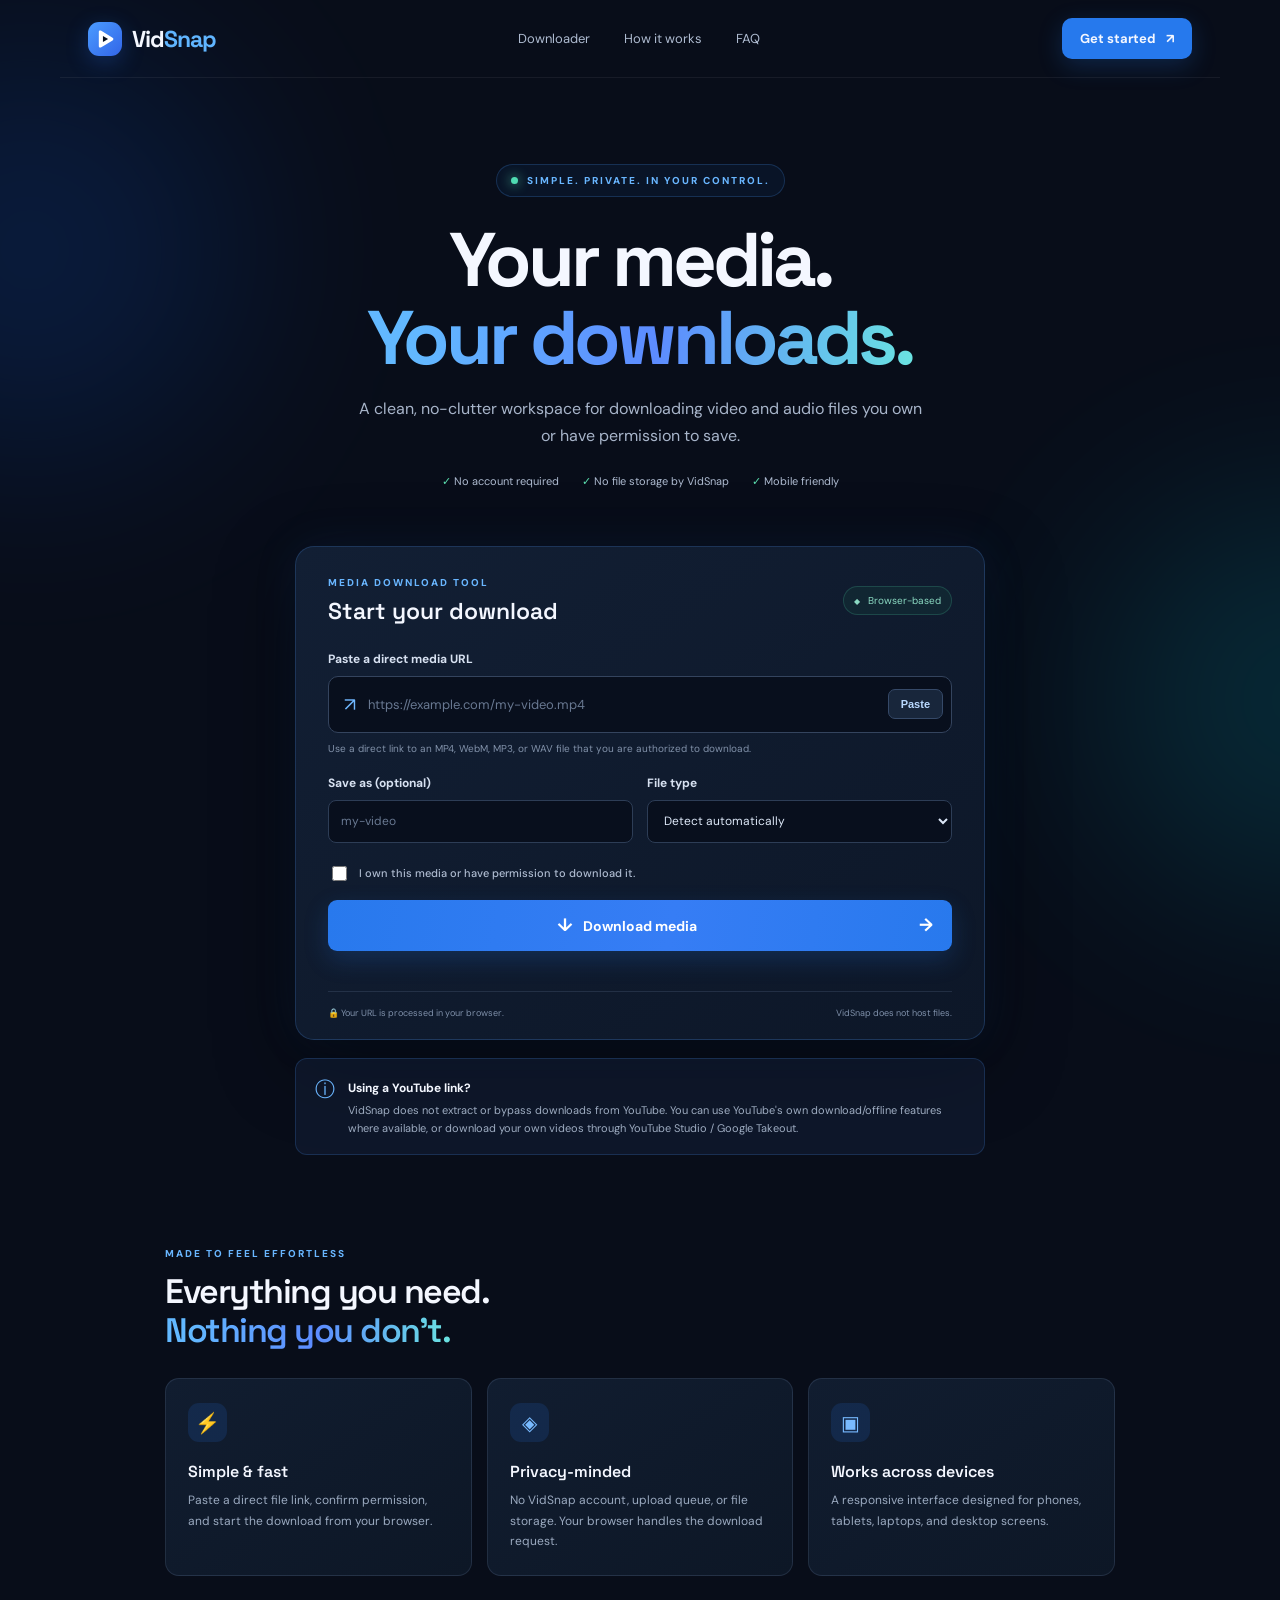
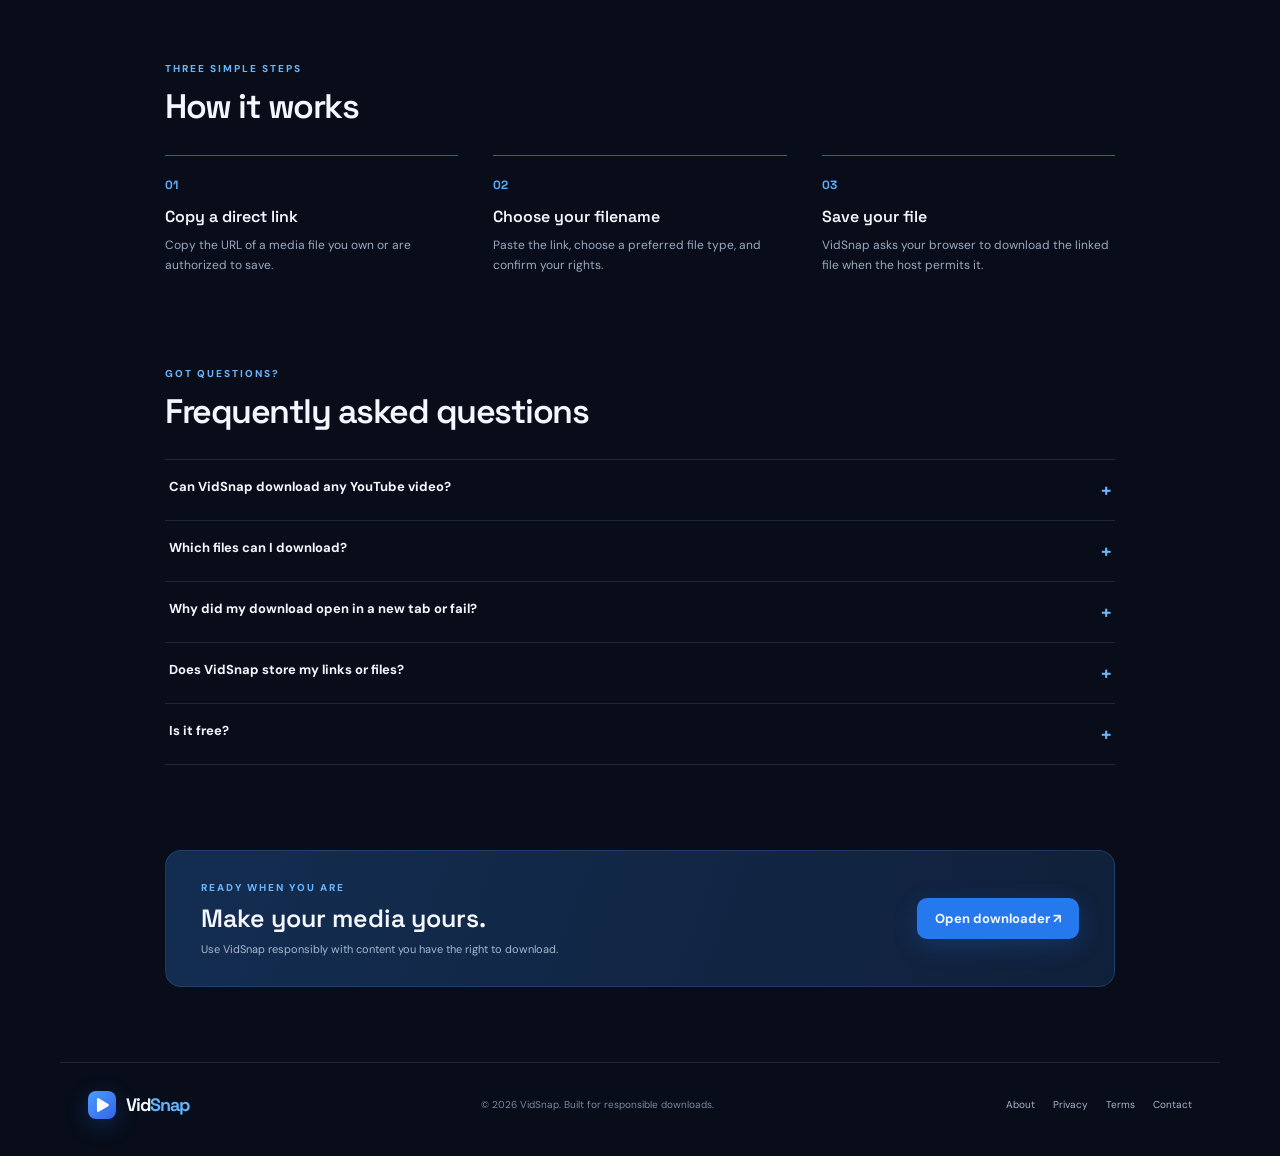
<file: index.html>
<!DOCTYPE html>
<html lang="en">
<head>
  <meta charset="UTF-8">
  <meta name="viewport" content="width=device-width, initial-scale=1.0">
  <meta name="theme-color" content="#080d19">
  <meta name="description" content="VidSnap is a clean, fast media download workspace for direct video and audio links you own or are authorized to download.">
  <meta property="og:title" content="VidSnap — Your media, your downloads">
  <meta property="og:description" content="A simple, privacy-conscious workspace for authorized media downloads.">
  <title>VidSnap — Media Downloader</title>
  <link rel="icon" href="assets/favicon.svg" type="image/svg+xml">
  <link rel="preconnect" href="https://fonts.googleapis.com">
  <link rel="preconnect" href="https://fonts.gstatic.com" crossorigin>
  <link href="https://fonts.googleapis.com/css2?family=DM+Sans:wght@400;500;600;700;800&family=Space+Grotesk:wght@500;600;700&display=swap" rel="stylesheet">
  <link rel="stylesheet" href="styles.css">
</head>
<body>
  <div class="ambient ambient-one"></div><div class="ambient ambient-two"></div>
  <header class="topbar">
    <a class="brand" href="#" aria-label="VidSnap home">
      <span class="brand-mark"><svg viewBox="0 0 32 32" aria-hidden="true"><path d="M7 5.5a2 2 0 0 1 3-1.7l17 10.2a2.3 2.3 0 0 1 0 4L10 28.2a2 2 0 0 1-3-1.7z" fill="currentColor"/><path d="M13 11.5v9l7.5-4.5z" fill="#07101f"/></svg></span>
      <span>Vid<span class="brand-accent">Snap</span></span>
    </a>
    <nav class="nav-links" aria-label="Main navigation">
      <a href="#downloader">Downloader</a><a href="#how-it-works">How it works</a><a href="#faq">FAQ</a>
    </nav>
    <a class="header-cta" href="#downloader">Get started <span>↗</span></a>
    <button class="menu-toggle" id="menuToggle" aria-label="Toggle menu" aria-expanded="false">☰</button>
  </header>

  <main>
    <section class="hero">
      <div class="eyebrow"><span class="pulse"></span> SIMPLE. PRIVATE. IN YOUR CONTROL.</div>
      <h1>Your media.<br><span class="gradient-text">Your downloads.</span></h1>
      <p class="hero-copy">A clean, no-clutter workspace for downloading video and audio files you own or have permission to save.</p>
      <div class="hero-trust"><span>✓ No account required</span><span>✓ No file storage by VidSnap</span><span>✓ Mobile friendly</span></div>
    </section>

    <section class="download-card" id="downloader">
      <div class="card-heading">
        <div><div class="section-kicker">MEDIA DOWNLOAD TOOL</div><h2>Start your download</h2></div>
        <span class="secure-pill"><span>◆</span> Browser-based</span>
      </div>
      <form id="downloadForm" novalidate>
        <label for="mediaUrl">Paste a direct media URL</label>
        <div class="url-field">
          <span class="link-icon">↗</span>
          <input id="mediaUrl" name="mediaUrl" type="url" placeholder="https://example.com/my-video.mp4" autocomplete="url" required>
          <button class="paste-btn" type="button" id="pasteBtn">Paste</button>
        </div>
        <div class="input-hint">Use a direct link to an MP4, WebM, MP3, or WAV file that you are authorized to download.</div>
        <div class="format-row">
          <div><label for="fileName">Save as (optional)</label><input id="fileName" class="filename-input" type="text" maxlength="80" placeholder="my-video"></div>
          <div><label for="format">File type</label><select id="format"><option value="auto">Detect automatically</option><option value="mp4">MP4 video</option><option value="webm">WebM video</option><option value="mp3">MP3 audio</option><option value="wav">WAV audio</option></select></div>
        </div>
        <label class="permission-check"><input type="checkbox" id="permissionCheck"><span>I own this media or have permission to download it.</span></label>
        <button class="download-btn" type="submit"><span>↓</span> Download media <span class="btn-arrow">→</span></button>
        <div class="status" id="status" role="status" aria-live="polite"></div>
      </form>
      <div class="card-foot"><span>🔒 Your URL is processed in your browser.</span><span>VidSnap does not host files.</span></div>
    </section>

    <section class="notice-panel">
      <div class="notice-icon">ⓘ</div>
      <div><strong>Using a YouTube link?</strong><p>VidSnap does not extract or bypass downloads from YouTube. You can use YouTube's own download/offline features where available, or download your own videos through YouTube Studio / Google Takeout.</p></div>
    </section>

    <section class="features section" id="how-it-works">
      <div class="section-kicker">MADE TO FEEL EFFORTLESS</div>
      <h2>Everything you need.<br><span class="gradient-text">Nothing you don't.</span></h2>
      <div class="feature-grid">
        <article class="feature-card"><div class="feature-icon">⚡</div><h3>Simple & fast</h3><p>Paste a direct file link, confirm permission, and start the download from your browser.</p></article>
        <article class="feature-card"><div class="feature-icon">◈</div><h3>Privacy-minded</h3><p>No VidSnap account, upload queue, or file storage. Your browser handles the download request.</p></article>
        <article class="feature-card"><div class="feature-icon">▣</div><h3>Works across devices</h3><p>A responsive interface designed for phones, tablets, laptops, and desktop screens.</p></article>
      </div>
    </section>

    <section class="steps section">
      <div class="section-kicker">THREE SIMPLE STEPS</div><h2>How it works</h2>
      <div class="steps-grid">
        <div class="step"><span>01</span><h3>Copy a direct link</h3><p>Copy the URL of a media file you own or are authorized to save.</p></div>
        <div class="step"><span>02</span><h3>Choose your filename</h3><p>Paste the link, choose a preferred file type, and confirm your rights.</p></div>
        <div class="step"><span>03</span><h3>Save your file</h3><p>VidSnap asks your browser to download the linked file when the host permits it.</p></div>
      </div>
    </section>

    <section class="faq section" id="faq">
      <div class="section-kicker">GOT QUESTIONS?</div><h2>Frequently asked questions</h2>
      <div class="faq-list">
        <details><summary>Can VidSnap download any YouTube video?</summary><p>No. VidSnap does not extract streams or bypass YouTube's restrictions. Use YouTube's official offline features where available, or YouTube Studio / Google Takeout for your own content.</p></details>
        <details><summary>Which files can I download?</summary><p>Direct links to common media files such as MP4, WebM, MP3, and WAV may work. The remote server must allow browser downloads and provide access to the file.</p></details>
        <details><summary>Why did my download open in a new tab or fail?</summary><p>Some hosts block cross-origin downloads, require sign-in, expire links, or stream content instead of serving a downloadable file. Try the host's official download button or a direct download link.</p></details>
        <details><summary>Does VidSnap store my links or files?</summary><p>This static version does not send URLs to a VidSnap backend or store downloaded files. Your browser and the media host still process the request under their own policies.</p></details>
        <details><summary>Is it free?</summary><p>Yes. The website can be hosted free on GitHub Pages. Your data or bandwidth charges, if any, are determined by the file host and your internet provider.</p></details>
      </div>
    </section>

    <section class="bottom-cta"><div><div class="section-kicker">READY WHEN YOU ARE</div><h2>Make your media yours.</h2><p>Use VidSnap responsibly with content you have the right to download.</p></div><a href="#downloader" class="header-cta">Open downloader ↗</a></section>
  </main>

  <footer class="footer">
    <a class="brand" href="#"><span class="brand-mark small"><svg viewBox="0 0 32 32"><path d="M7 5.5a2 2 0 0 1 3-1.7l17 10.2a2.3 2.3 0 0 1 0 4L10 28.2a2 2 0 0 1-3-1.7z" fill="currentColor"/></svg></span><span>Vid<span class="brand-accent">Snap</span></span></a>
    <p>© <span id="year"></span> VidSnap. Built for responsible downloads.</p>
    <div class="footer-links"><a href="about.html">About</a><a href="privacy.html">Privacy</a><a href="terms.html">Terms</a><a href="contact.html">Contact</a></div>
  </footer>
  <script src="script.js"></script>
</body>
</html>
</file>
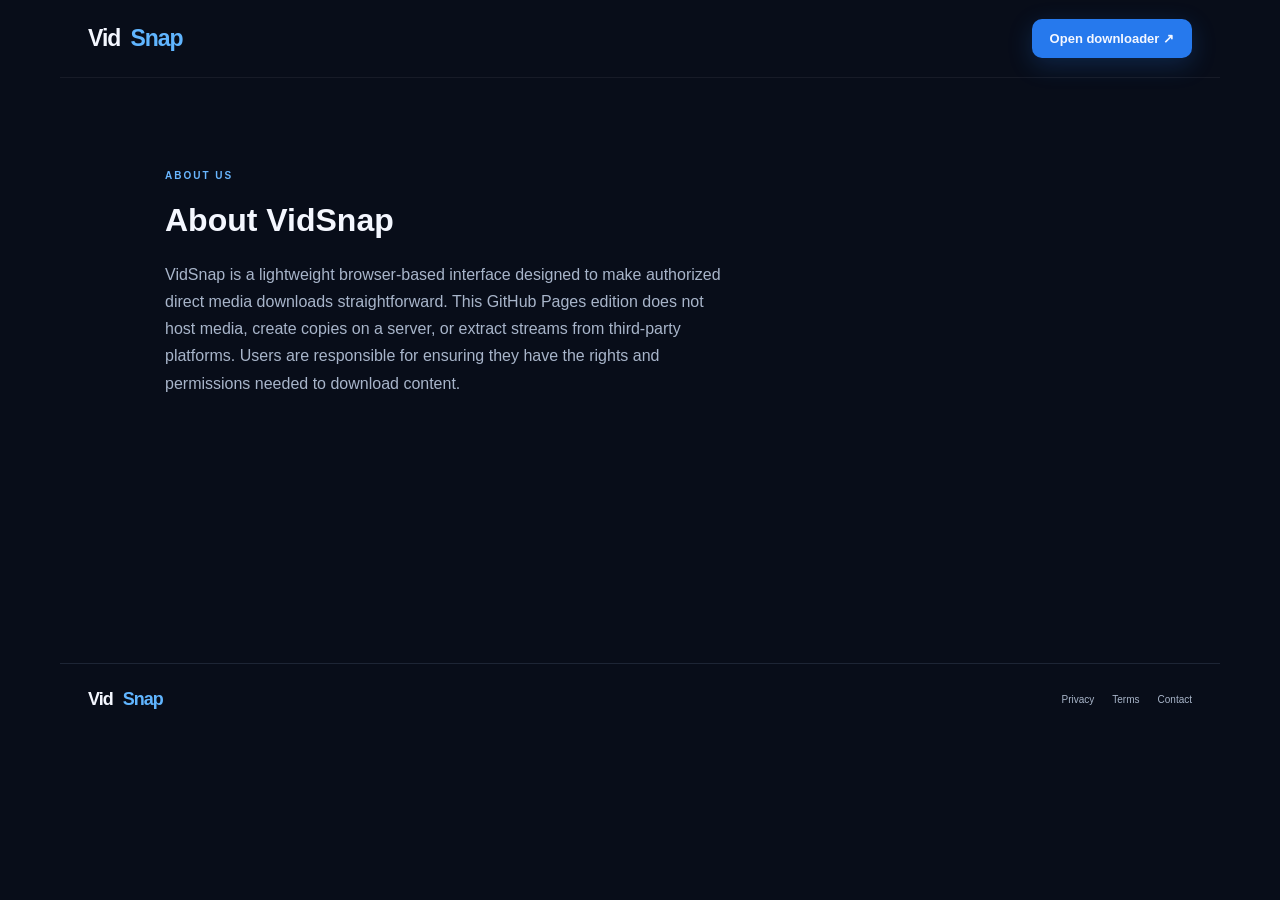
<file: about.html>
<!DOCTYPE html><html lang="en"><head><meta charset="UTF-8"><meta name="viewport" content="width=device-width, initial-scale=1"><title>About VidSnap</title><link rel="stylesheet" href="styles.css"></head><body><header class="topbar"><a class="brand" href="index.html">Vid<span class="brand-accent">Snap</span></a><a class="header-cta" href="index.html#downloader">Open downloader ↗</a></header><main class="section" style="min-height:65vh"><div class="section-kicker">ABOUT US</div><h1>About VidSnap</h1><p class="hero-copy" style="text-align:left;margin:0">VidSnap is a lightweight browser-based interface designed to make authorized direct media downloads straightforward. This GitHub Pages edition does not host media, create copies on a server, or extract streams from third-party platforms. Users are responsible for ensuring they have the rights and permissions needed to download content.</p></main><footer class="footer"><a class="brand" href="index.html">Vid<span class="brand-accent">Snap</span></a><div class="footer-links"><a href="privacy.html">Privacy</a><a href="terms.html">Terms</a><a href="contact.html">Contact</a></div></footer></body></html>
</file>
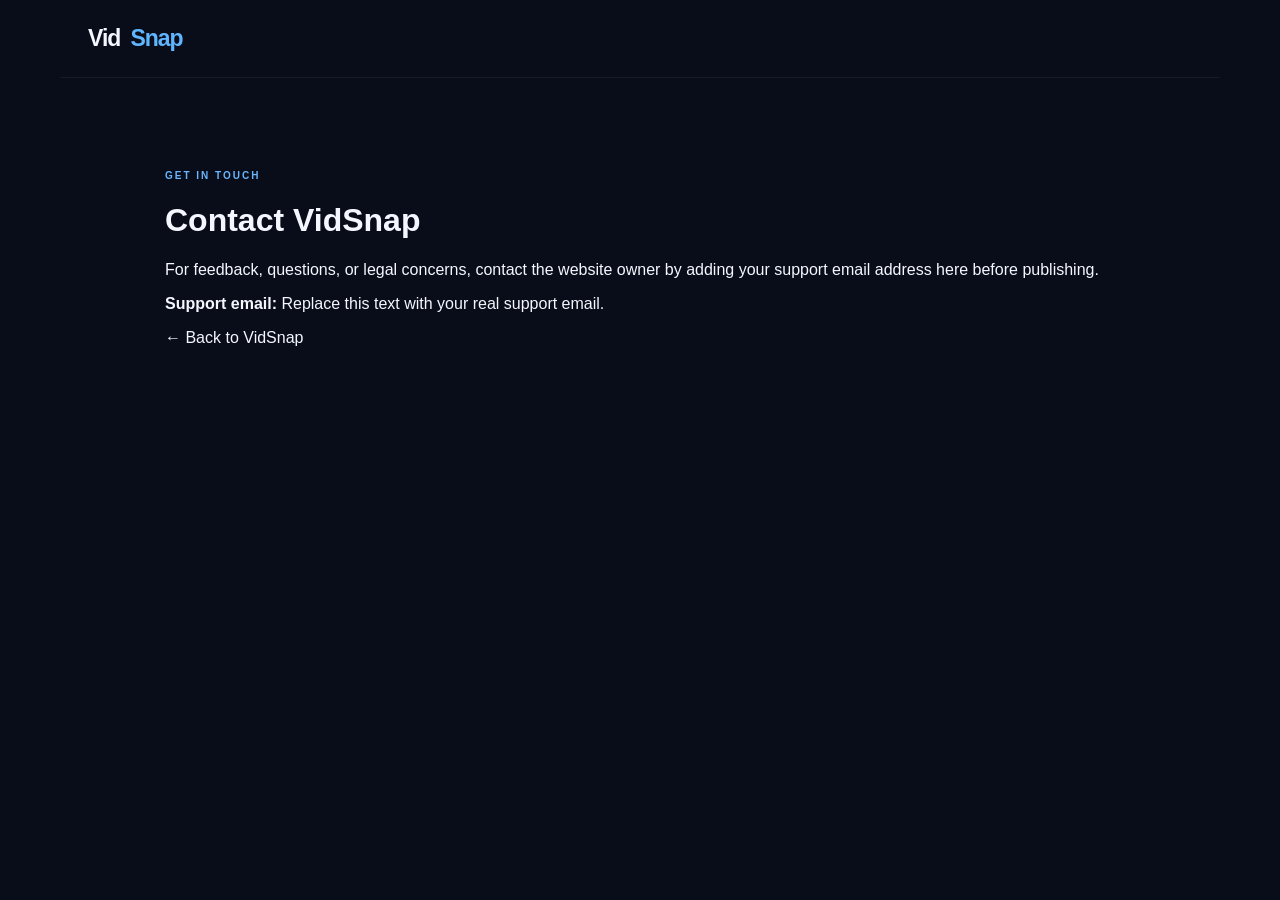
<file: contact.html>
<!DOCTYPE html><html lang="en"><head><meta charset="UTF-8"><meta name="viewport" content="width=device-width, initial-scale=1"><title>Contact — VidSnap</title><link rel="stylesheet" href="styles.css"></head><body><header class="topbar"><a class="brand" href="index.html">Vid<span class="brand-accent">Snap</span></a></header><main class="section" style="min-height:70vh"><div class="section-kicker">GET IN TOUCH</div><h1>Contact VidSnap</h1><p>For feedback, questions, or legal concerns, contact the website owner by adding your support email address here before publishing.</p><p><b>Support email:</b> Replace this text with your real support email.</p><p><a href="index.html">← Back to VidSnap</a></p></main></body></html>
</file>
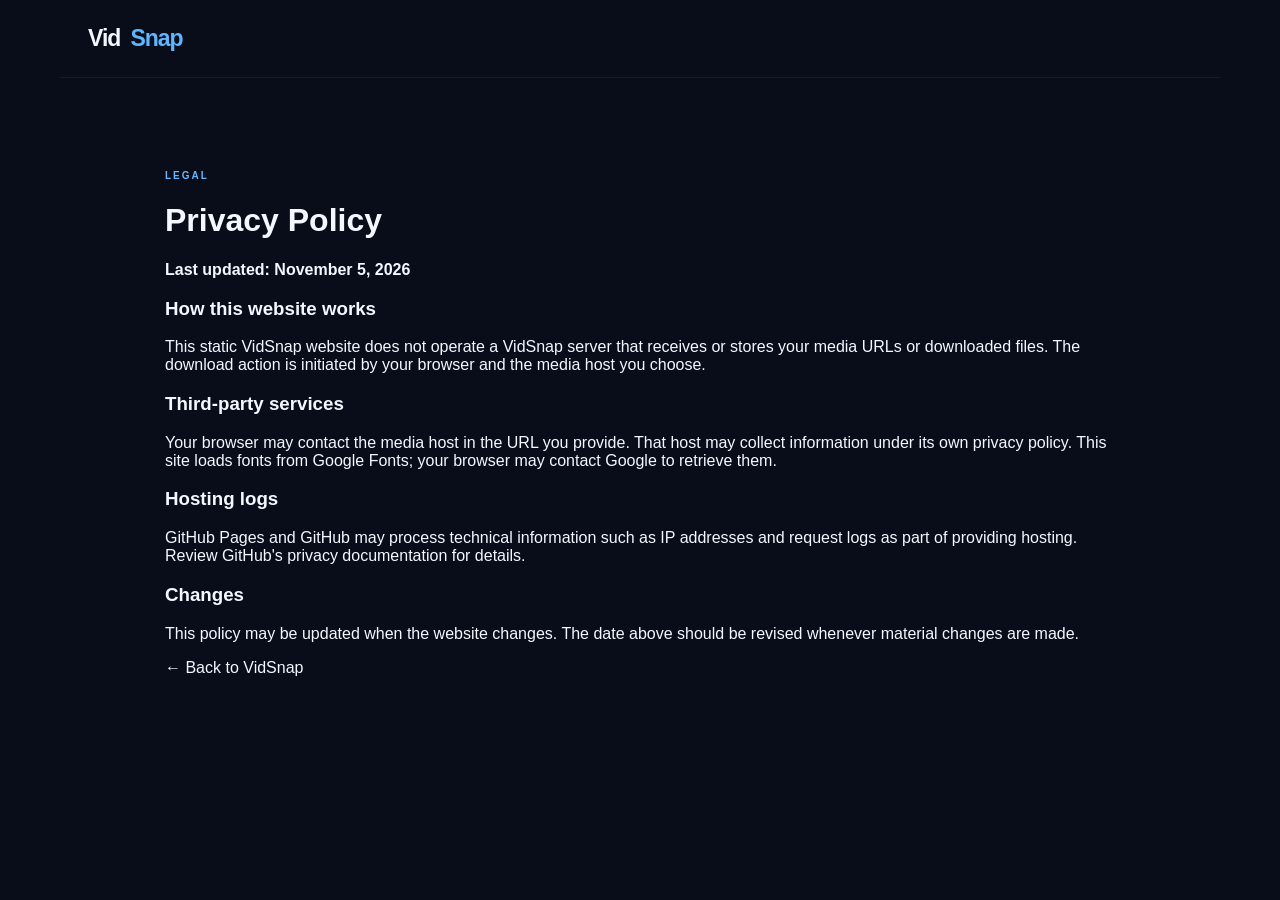
<file: privacy.html>
<!DOCTYPE html><html lang="en"><head><meta charset="UTF-8"><meta name="viewport" content="width=device-width, initial-scale=1"><title>Privacy Policy — VidSnap</title><link rel="stylesheet" href="styles.css"></head><body><header class="topbar"><a class="brand" href="index.html">Vid<span class="brand-accent">Snap</span></a></header><main class="section" style="min-height:70vh"><div class="section-kicker">LEGAL</div><h1>Privacy Policy</h1><p><b>Last updated: November 5, 2026</b></p><h3>How this website works</h3><p>This static VidSnap website does not operate a VidSnap server that receives or stores your media URLs or downloaded files. The download action is initiated by your browser and the media host you choose.</p><h3>Third-party services</h3><p>Your browser may contact the media host in the URL you provide. That host may collect information under its own privacy policy. This site loads fonts from Google Fonts; your browser may contact Google to retrieve them.</p><h3>Hosting logs</h3><p>GitHub Pages and GitHub may process technical information such as IP addresses and request logs as part of providing hosting. Review GitHub's privacy documentation for details.</p><h3>Changes</h3><p>This policy may be updated when the website changes. The date above should be revised whenever material changes are made.</p><p><a href="index.html">← Back to VidSnap</a></p></main></body></html>
</file>
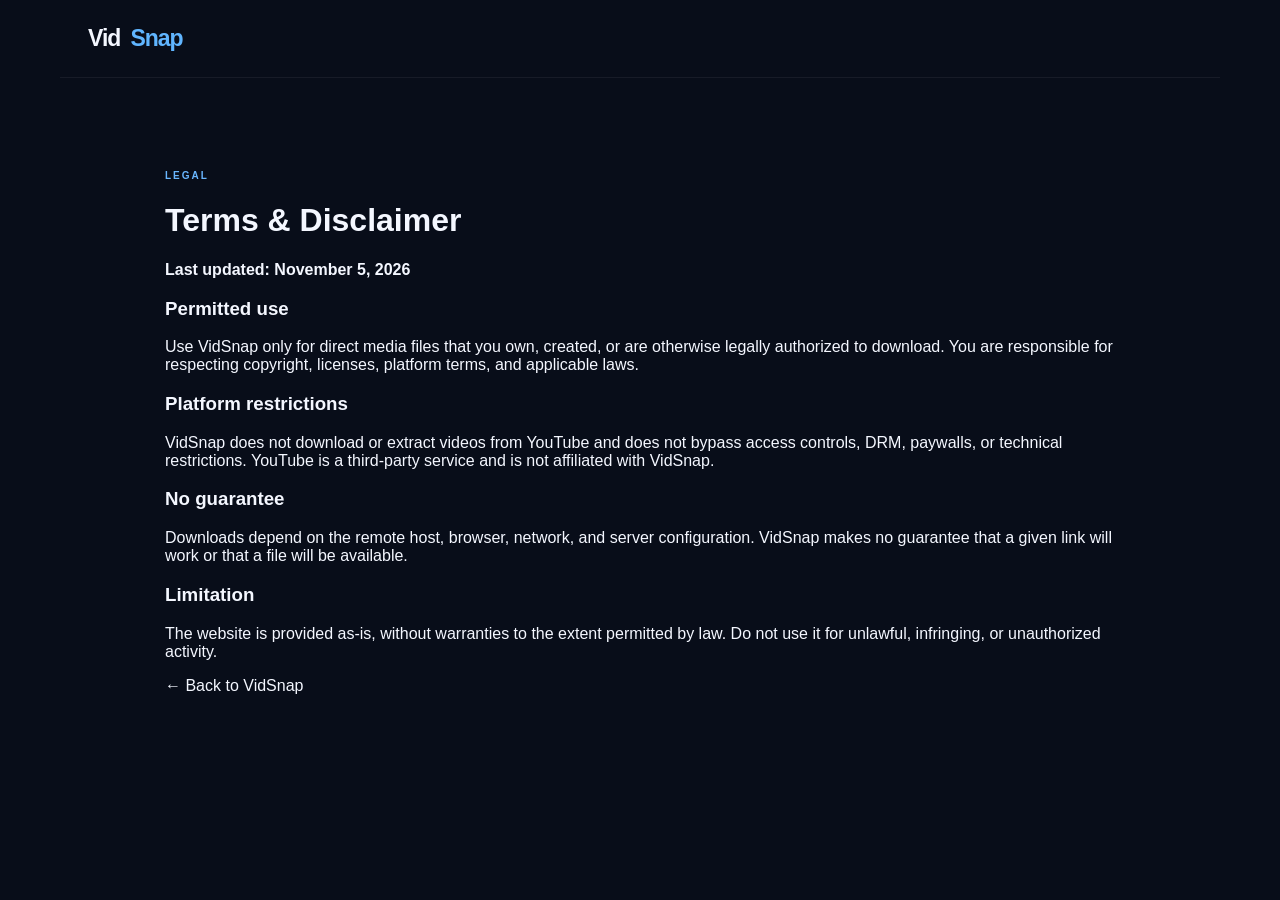
<file: terms.html>
<!DOCTYPE html><html lang="en"><head><meta charset="UTF-8"><meta name="viewport" content="width=device-width, initial-scale=1"><title>Terms & Disclaimer — VidSnap</title><link rel="stylesheet" href="styles.css"></head><body><header class="topbar"><a class="brand" href="index.html">Vid<span class="brand-accent">Snap</span></a></header><main class="section" style="min-height:70vh"><div class="section-kicker">LEGAL</div><h1>Terms & Disclaimer</h1><p><b>Last updated: November 5, 2026</b></p><h3>Permitted use</h3><p>Use VidSnap only for direct media files that you own, created, or are otherwise legally authorized to download. You are responsible for respecting copyright, licenses, platform terms, and applicable laws.</p><h3>Platform restrictions</h3><p>VidSnap does not download or extract videos from YouTube and does not bypass access controls, DRM, paywalls, or technical restrictions. YouTube is a third-party service and is not affiliated with VidSnap.</p><h3>No guarantee</h3><p>Downloads depend on the remote host, browser, network, and server configuration. VidSnap makes no guarantee that a given link will work or that a file will be available.</p><h3>Limitation</h3><p>The website is provided as-is, without warranties to the extent permitted by law. Do not use it for unlawful, infringing, or unauthorized activity.</p><p><a href="index.html">← Back to VidSnap</a></p></main></body></html>
</file>
<file: styles.css>
:root{--bg:#080d19;--panel:#101a2b;--panel2:#0d1626;--line:rgba(148,174,214,.15);--text:#f4f7ff;--muted:#9baac2;--blue:#4b9cff;--cyan:#5ce1e6;--font:'DM Sans',sans-serif;--display:'Space Grotesk',sans-serif}*{box-sizing:border-box}html{scroll-behavior:smooth}body{margin:0;background:var(--bg);color:var(--text);font-family:var(--font);overflow-x:hidden}a{color:inherit;text-decoration:none}.ambient{position:absolute;pointer-events:none;filter:blur(100px);opacity:.15;border-radius:50%;z-index:-1}.ambient-one{width:420px;height:420px;background:#126bff;top:40px;left:-180px}.ambient-two{width:400px;height:400px;background:#00c6d7;top:500px;right:-220px}.topbar{height:78px;max-width:1160px;margin:auto;padding:0 28px;display:flex;align-items:center;justify-content:space-between;border-bottom:1px solid rgba(255,255,255,.06)}.brand{display:flex;align-items:center;gap:10px;font:700 23px var(--display);letter-spacing:-1px}.brand-mark{width:34px;height:34px;border-radius:11px;background:linear-gradient(135deg,#4b9cff,#3265e8);display:grid;place-items:center;color:white;box-shadow:0 6px 22px #2777ff40}.brand-mark svg{width:22px}.brand-accent{color:#60b5ff}.nav-links{display:flex;gap:34px;color:#aebbd0;font-size:13px}.nav-links a:hover,.footer-links a:hover{color:#fff}.header-cta{font-size:13px;font-weight:700;background:#2679ed;padding:12px 18px;border-radius:10px;box-shadow:0 7px 24px #2679ed38}.header-cta span{margin-left:7px}.menu-toggle{display:none;background:none;border:0;color:white;font-size:22px}.hero{text-align:center;padding:86px 20px 46px}.eyebrow,.section-kicker{font-size:10px;font-weight:800;letter-spacing:2px;color:#69b6ff}.eyebrow{display:inline-flex;align-items:center;gap:9px;padding:9px 14px;border:1px solid #4b9cff35;background:#1b5ca51a;border-radius:30px}.pulse{width:7px;height:7px;border-radius:50%;background:#4fdbb1;box-shadow:0 0 12px #4fdbb1}.hero h1{font:700 clamp(46px,7vw,76px)/1.03 var(--display);letter-spacing:-4px;margin:24px 0 17px}.gradient-text{background:linear-gradient(95deg,#62b8ff 10%,#5c8bff 53%,#6ae3e1);-webkit-background-clip:text;background-clip:text;color:transparent}.hero-copy{max-width:570px;margin:auto;color:#a8b5ca;font-size:16px;line-height:1.7}.hero-trust{display:flex;justify-content:center;gap:23px;flex-wrap:wrap;margin-top:25px;color:#aebbd0;font-size:11px}.hero-trust span:first-letter{color:#5ce1b0}.download-card{width:min(690px,calc(100% - 36px));margin:12px auto 0;padding:29px 32px 20px;background:linear-gradient(145deg,#121f34,#0d1728);border:1px solid #4c8eea3b;border-radius:19px;box-shadow:0 24px 80px #0007,0 0 45px #2375e51a}.card-heading{display:flex;justify-content:space-between;align-items:center;margin-bottom:25px}.card-heading h2{font:600 23px var(--display);margin:7px 0 0}.secure-pill{font-size:10px;color:#8bd9c2;background:#174d413d;border:1px solid #45b9983b;padding:7px 10px;border-radius:30px}.secure-pill span{font-size:8px;margin-right:5px}label{display:block;font-size:12px;font-weight:700;color:#d7e1f1;margin-bottom:9px}.url-field{height:57px;display:flex;align-items:center;background:#080f1d;border:1px solid #34445e;border-radius:10px;padding:0 8px 0 15px;transition:.2s}.url-field:focus-within{border-color:#4b9cff;box-shadow:0 0 0 3px #4b9cff20}.link-icon{color:#70b8ff;font-size:19px;margin-right:10px}.url-field input{flex:1;min-width:0;background:none;border:0;outline:0;color:white;font:13px var(--font)}input::placeholder{color:#687891}.paste-btn{border:1px solid #354968;background:#18263b;color:#b9d9ff;padding:8px 12px;border-radius:7px;font-weight:700;font-size:11px;cursor:pointer}.input-hint{font-size:10px;color:#8292aa;margin:9px 0 20px}.format-row{display:grid;grid-template-columns:1fr 1fr;gap:14px}.filename-input,select{width:100%;height:43px;background:#080f1d;border:1px solid #2d3d56;border-radius:8px;color:#dce7f7;padding:0 12px;outline:none;font:12px var(--font)}select{cursor:pointer}.permission-check{display:flex;align-items:center;gap:9px;margin:20px 0 16px;font-size:11px;color:#aebbd0;font-weight:500}.permission-check input{accent-color:#398cf5;width:15px;height:15px}.download-btn{width:100%;height:51px;border:0;border-radius:9px;background:linear-gradient(100deg,#2879ed,#367df5 55%,#2879ed);color:#fff;font:700 14px var(--font);cursor:pointer;box-shadow:0 9px 24px #2477ed35;transition:.2s}.download-btn:hover{transform:translateY(-1px);filter:brightness(1.1)}.download-btn span:first-child{font-size:18px;margin-right:7px}.btn-arrow{float:right;margin-right:13px;font-size:18px}.status{min-height:18px;font-size:11px;line-height:1.5;margin-top:10px;color:#f2b6a5}.status.success{color:#72dfb8}.card-foot{border-top:1px solid var(--line);margin-top:12px;padding-top:15px;display:flex;justify-content:space-between;gap:10px;color:#7f90aa;font-size:9px}.notice-panel{width:min(690px,calc(100% - 36px));margin:18px auto 0;padding:17px 19px;display:flex;gap:13px;background:#14213a80;border:1px solid #4b9cff30;border-radius:12px}.notice-icon{font-size:20px;color:#6bb6ff}.notice-panel strong{font-size:12px}.notice-panel p{font-size:11px;color:#9eacc1;line-height:1.6;margin:5px 0 0}.section{max-width:1000px;margin:0 auto;padding:92px 25px 0}.section h2{font:600 34px/1.15 var(--display);letter-spacing:-1.5px;margin:12px 0 28px}.feature-grid{display:grid;grid-template-columns:repeat(3,1fr);gap:15px}.feature-card{padding:24px 22px;background:linear-gradient(145deg,#111d30,#0d1726);border:1px solid var(--line);border-radius:14px}.feature-icon{width:39px;height:39px;display:grid;place-items:center;border-radius:11px;background:#2679ed25;color:#78baff;font-size:20px}.feature-card h3,.step h3{font:600 16px var(--display);margin:19px 0 8px}.feature-card p,.step p{font-size:12px;color:#9baac0;line-height:1.7;margin:0}.steps{padding-top:86px}.steps-grid{display:grid;grid-template-columns:repeat(3,1fr);gap:35px}.step{border-top:1px solid #3d5a7d;padding-top:17px}.step>span{font:700 12px var(--display);color:#5daeff}.step h3{margin-top:12px}.faq{padding-bottom:85px}.faq-list{border-top:1px solid var(--line)}details{border-bottom:1px solid var(--line);padding:18px 4px}summary{font-size:13px;font-weight:700;cursor:pointer;list-style:none;display:flex;justify-content:space-between;gap:15px}summary:after{content:'+';color:#6bb6ff;font-size:18px}details[open] summary:after{content:'−'}details p{font-size:12px;line-height:1.7;color:#9baac0;max-width:800px}.bottom-cta{max-width:950px;margin:0 auto 75px;padding:30px 35px;background:linear-gradient(110deg,#132d51,#10203a);border:1px solid #4388d73b;border-radius:16px;display:flex;align-items:center;justify-content:space-between;gap:20px}.bottom-cta h2{font:600 25px var(--display);margin:8px 0}.bottom-cta p{font-size:11px;color:#a8b9d0;margin:0}.footer{max-width:1160px;margin:auto;padding:25px 28px 35px;border-top:1px solid var(--line);display:flex;align-items:center;justify-content:space-between;gap:18px}.footer .brand{font-size:18px}.brand-mark.small{width:28px;height:28px;border-radius:8px}.brand-mark.small svg{width:18px}.footer p{font-size:10px;color:#7888a0}.footer-links{display:flex;gap:18px;font-size:10px;color:#a8b5c9}
@media(max-width:700px){.topbar{height:67px;padding:0 19px}.nav-links{display:none;position:absolute;top:67px;left:0;right:0;padding:18px 22px;background:#0e1829;border-bottom:1px solid var(--line);flex-direction:column;gap:18px;z-index:4}.nav-links.open{display:flex}.header-cta{display:none}.menu-toggle{display:block}.hero{padding:66px 20px 35px}.hero h1{letter-spacing:-2.5px}.hero-copy{font-size:14px}.hero-trust{gap:10px 16px;font-size:10px}.download-card{padding:23px 18px 17px}.card-heading h2{font-size:20px}.secure-pill{font-size:9px}.card-foot{font-size:8px}.section{padding-top:68px}.section h2{font-size:29px}.feature-grid,.steps-grid{grid-template-columns:1fr}.feature-card{padding:20px}.steps-grid{gap:22px}.bottom-cta{margin:0 18px 55px;padding:24px;align-items:flex-start;flex-direction:column}.bottom-cta .header-cta{display:inline-block}.footer{padding:22px 19px;flex-wrap:wrap}.footer p{order:3;width:100%;margin:0}.footer-links{gap:12px}.notice-panel{padding:14px}.format-row{gap:9px}}
@media(prefers-reduced-motion:reduce){*{scroll-behavior:auto!important;transition:none!important}}
</file>
